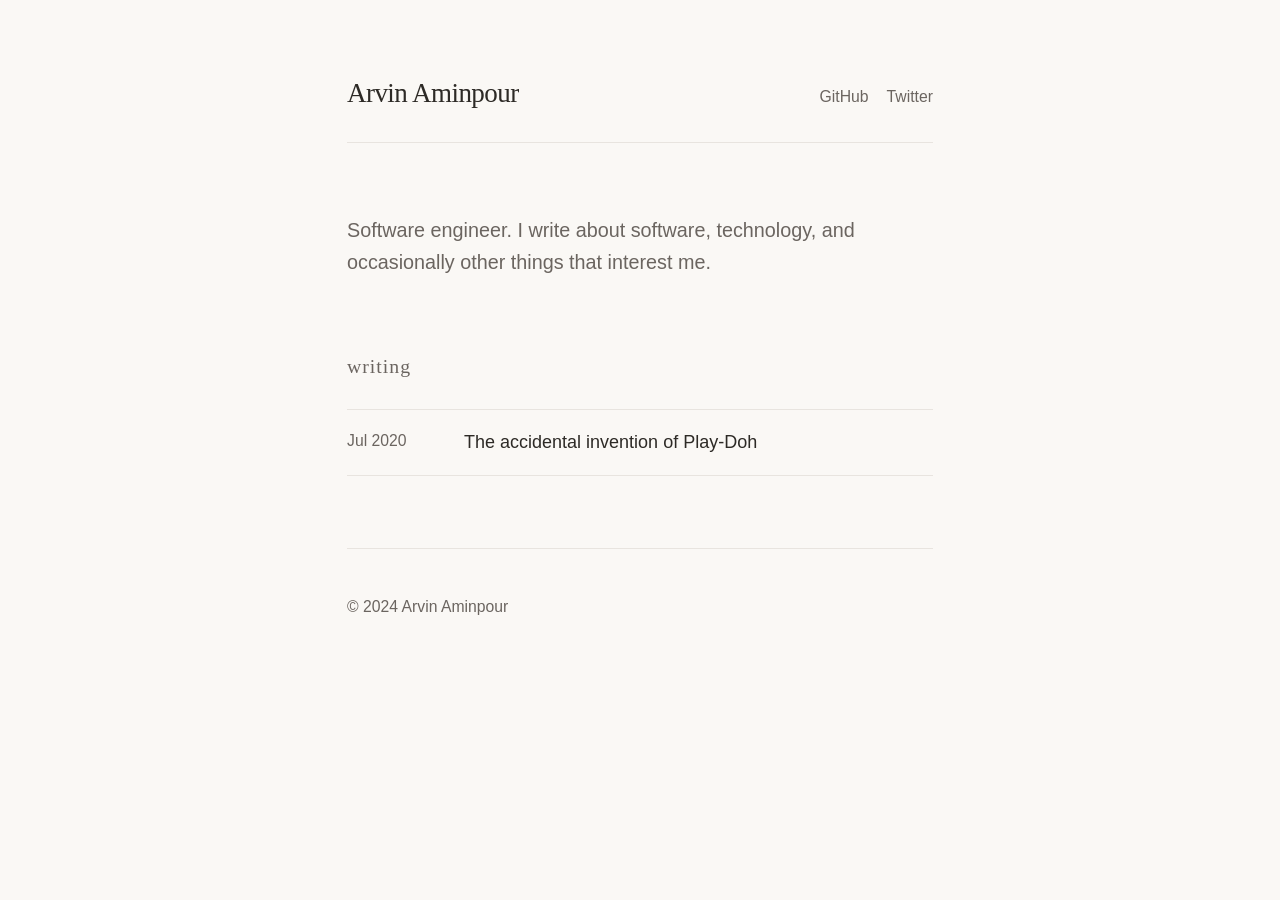
<file: index.html>
<!DOCTYPE html>
<html lang="en">
<head>
    <meta charset="UTF-8">
    <meta name="viewport" content="width=device-width, initial-scale=1.0">
    <meta name="description" content="Arvin Aminpour - Software Engineer. Writing about software, technology, and ideas.">
    <title>Arvin Aminpour</title>
    <link rel="stylesheet" href="style.css">
    <link rel="icon" href="data:image/svg+xml,<svg xmlns='http://www.w3.org/2000/svg' viewBox='0 0 100 100'><text y='.9em' font-size='90'>A</text></svg>">
</head>
<body>
    <div class="container">
        <header>
            <h1 class="site-title"><a href="/">Arvin Aminpour</a></h1>
            <nav class="social-links">
                <a href="https://github.com/arvin" target="_blank" rel="noopener">GitHub</a>
                <a href="https://twitter.com/arvin" target="_blank" rel="noopener">Twitter</a>
            </nav>
        </header>

        <main>
            <section class="about">
                <p>
                    Software engineer. I write about software, technology, and occasionally other things that interest me.
                </p>
            </section>

            <section class="posts">
                <h2>Writing</h2>
                <ul class="post-list">
                    <li class="post-item">
                        <time datetime="2020-07-12">Jul 2020</time>
                        <a href="/posts/accidental-invention-of-play-doh.html">The accidental invention of Play-Doh</a>
                    </li>
                </ul>
            </section>
        </main>

        <footer>
            <p>&copy; 2024 Arvin Aminpour</p>
        </footer>
    </div>
</body>
</html>
</file>
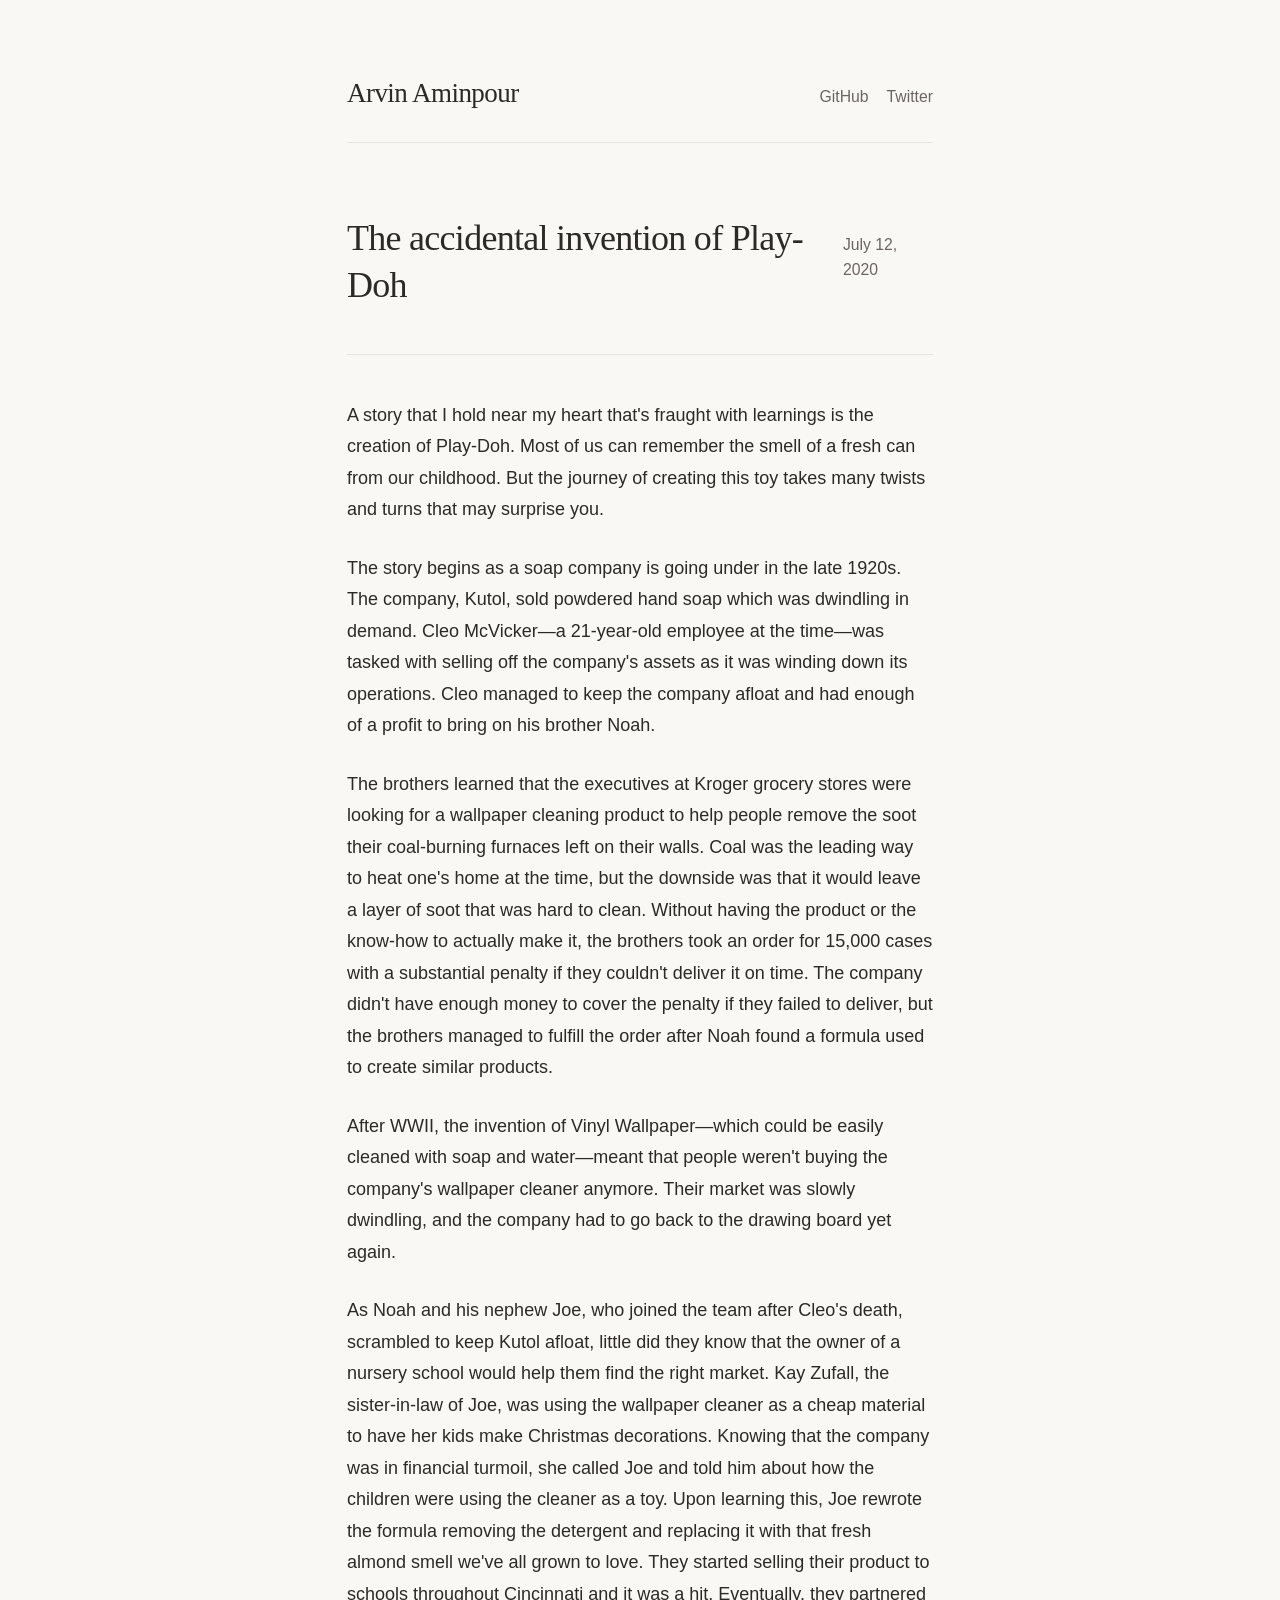
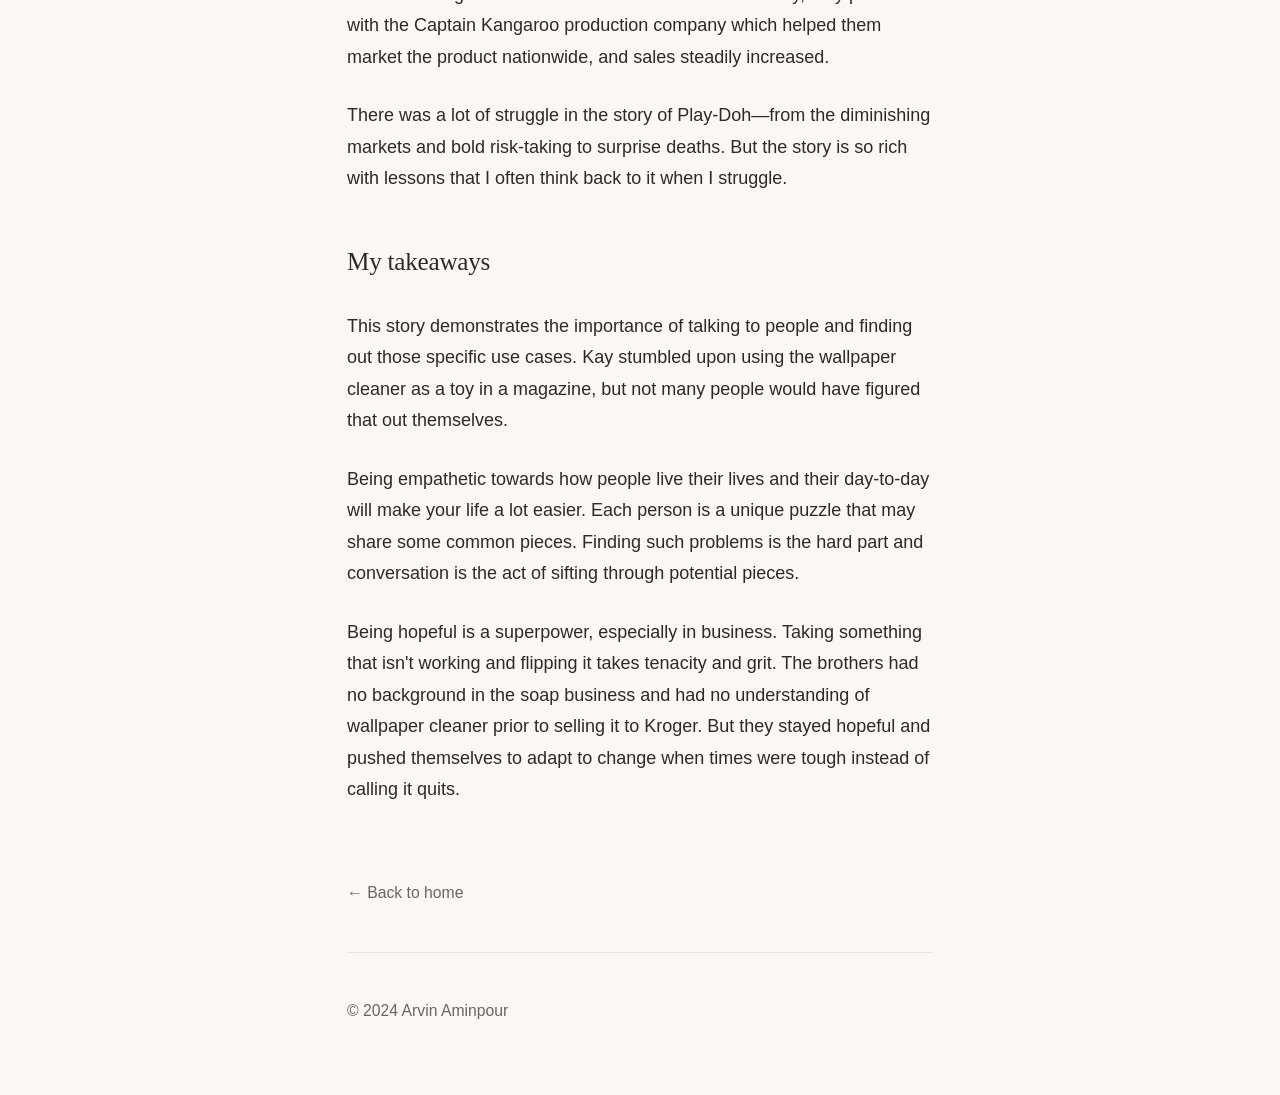
<file: posts/accidental-invention-of-play-doh.html>
<!DOCTYPE html>
<html lang="en">
<head>
    <meta charset="UTF-8">
    <meta name="viewport" content="width=device-width, initial-scale=1.0">
    <meta name="description" content="The accidental invention of Play-Doh - A story of adaptation, persistence, and finding unexpected markets.">
    <title>The accidental invention of Play-Doh - Arvin Aminpour</title>
    <link rel="stylesheet" href="../style.css">
    <link rel="stylesheet" href="../post.css">
    <link rel="icon" href="data:image/svg+xml,<svg xmlns='http://www.w3.org/2000/svg' viewBox='0 0 100 100'><text y='.9em' font-size='90'>A</text></svg>">
</head>
<body>
    <div class="container">
        <header>
            <h1 class="site-title"><a href="/">Arvin Aminpour</a></h1>
            <nav class="social-links">
                <a href="https://github.com/arvin" target="_blank" rel="noopener">GitHub</a>
                <a href="https://twitter.com/arvin" target="_blank" rel="noopener">Twitter</a>
            </nav>
        </header>

        <article class="post">
            <header class="post-header">
                <h1>The accidental invention of Play-Doh</h1>
                <time datetime="2020-07-12">July 12, 2020</time>
            </header>

            <div class="post-content">
                <p>
                    A story that I hold near my heart that's fraught with learnings is the creation of Play-Doh. Most of us can remember the smell of a fresh can from our childhood. But the journey of creating this toy takes many twists and turns that may surprise you.
                </p>

                <p>
                    The story begins as a soap company is going under in the late 1920s. The company, Kutol, sold powdered hand soap which was dwindling in demand. Cleo McVicker—a 21-year-old employee at the time—was tasked with selling off the company's assets as it was winding down its operations. Cleo managed to keep the company afloat and had enough of a profit to bring on his brother Noah.
                </p>

                <p>
                    The brothers learned that the executives at Kroger grocery stores were looking for a wallpaper cleaning product to help people remove the soot their coal-burning furnaces left on their walls. Coal was the leading way to heat one's home at the time, but the downside was that it would leave a layer of soot that was hard to clean. Without having the product or the know-how to actually make it, the brothers took an order for 15,000 cases with a substantial penalty if they couldn't deliver it on time. The company didn't have enough money to cover the penalty if they failed to deliver, but the brothers managed to fulfill the order after Noah found a formula used to create similar products.
                </p>

                <p>
                    After WWII, the invention of Vinyl Wallpaper—which could be easily cleaned with soap and water—meant that people weren't buying the company's wallpaper cleaner anymore. Their market was slowly dwindling, and the company had to go back to the drawing board yet again.
                </p>

                <p>
                    As Noah and his nephew Joe, who joined the team after Cleo's death, scrambled to keep Kutol afloat, little did they know that the owner of a nursery school would help them find the right market. Kay Zufall, the sister-in-law of Joe, was using the wallpaper cleaner as a cheap material to have her kids make Christmas decorations. Knowing that the company was in financial turmoil, she called Joe and told him about how the children were using the cleaner as a toy. Upon learning this, Joe rewrote the formula removing the detergent and replacing it with that fresh almond smell we've all grown to love. They started selling their product to schools throughout Cincinnati and it was a hit. Eventually, they partnered with the Captain Kangaroo production company which helped them market the product nationwide, and sales steadily increased.
                </p>

                <p>
                    There was a lot of struggle in the story of Play-Doh—from the diminishing markets and bold risk-taking to surprise deaths. But the story is so rich with lessons that I often think back to it when I struggle.
                </p>

                <h2>My takeaways</h2>

                <p>
                    This story demonstrates the importance of talking to people and finding out those specific use cases. Kay stumbled upon using the wallpaper cleaner as a toy in a magazine, but not many people would have figured that out themselves.
                </p>

                <p>
                    Being empathetic towards how people live their lives and their day-to-day will make your life a lot easier. Each person is a unique puzzle that may share some common pieces. Finding such problems is the hard part and conversation is the act of sifting through potential pieces.
                </p>

                <p>
                    Being hopeful is a superpower, especially in business. Taking something that isn't working and flipping it takes tenacity and grit. The brothers had no background in the soap business and had no understanding of wallpaper cleaner prior to selling it to Kroger. But they stayed hopeful and pushed themselves to adapt to change when times were tough instead of calling it quits.
                </p>
            </div>
        </article>

        <nav class="post-nav">
            <a href="/">&larr; Back to home</a>
        </nav>

        <footer>
            <p>&copy; 2024 Arvin Aminpour</p>
        </footer>
    </div>
</body>
</html>
</file>
<file: style.css>
/*
 * Arvin Aminpour - Personal Website
 * Warm neutral minimalist design
 */

:root {
    --color-bg: #faf8f5;
    --color-bg-alt: #f5f2ed;
    --color-text: #2d2a26;
    --color-text-muted: #6b6560;
    --color-accent: #9c6644;
    --color-accent-hover: #7d5236;
    --color-border: #e8e4df;

    --font-serif: Georgia, 'Times New Roman', serif;
    --font-sans: -apple-system, BlinkMacSystemFont, 'Segoe UI', Roboto, sans-serif;

    --max-width: 640px;
    --spacing-xs: 0.5rem;
    --spacing-sm: 1rem;
    --spacing-md: 1.5rem;
    --spacing-lg: 2.5rem;
    --spacing-xl: 4rem;
}

* {
    margin: 0;
    padding: 0;
    box-sizing: border-box;
}

html {
    font-size: 18px;
    -webkit-font-smoothing: antialiased;
    -moz-osx-font-smoothing: grayscale;
}

body {
    font-family: var(--font-sans);
    background-color: var(--color-bg);
    color: var(--color-text);
    line-height: 1.6;
    min-height: 100vh;
}

.container {
    max-width: var(--max-width);
    margin: 0 auto;
    padding: var(--spacing-xl) var(--spacing-md);
}

/* Header */
header {
    display: flex;
    justify-content: space-between;
    align-items: baseline;
    margin-bottom: var(--spacing-xl);
    padding-bottom: var(--spacing-md);
    border-bottom: 1px solid var(--color-border);
}

.site-title {
    font-family: var(--font-serif);
    font-size: 1.5rem;
    font-weight: 400;
    letter-spacing: -0.02em;
}

.site-title a {
    color: var(--color-text);
    text-decoration: none;
}

.site-title a:hover {
    color: var(--color-accent);
}

.social-links {
    display: flex;
    gap: var(--spacing-sm);
}

.social-links a {
    color: var(--color-text-muted);
    text-decoration: none;
    font-size: 0.875rem;
    transition: color 0.15s ease;
}

.social-links a:hover {
    color: var(--color-accent);
}

/* Main content */
main {
    margin-bottom: var(--spacing-xl);
}

/* About section */
.about {
    margin-bottom: var(--spacing-xl);
}

.about p {
    font-size: 1.1rem;
    color: var(--color-text-muted);
    max-width: 55ch;
}

/* Posts section */
.posts h2 {
    font-family: var(--font-serif);
    font-size: 1.1rem;
    font-weight: 400;
    color: var(--color-text-muted);
    margin-bottom: var(--spacing-md);
    text-transform: lowercase;
    letter-spacing: 0.05em;
}

.post-list {
    list-style: none;
}

.post-item {
    display: flex;
    gap: var(--spacing-md);
    padding: var(--spacing-sm) 0;
    border-bottom: 1px solid var(--color-border);
}

.post-item:first-child {
    border-top: 1px solid var(--color-border);
}

.post-item time {
    flex-shrink: 0;
    width: 5rem;
    font-size: 0.875rem;
    color: var(--color-text-muted);
    font-variant-numeric: tabular-nums;
}

.post-item a {
    color: var(--color-text);
    text-decoration: none;
    transition: color 0.15s ease;
}

.post-item a:hover {
    color: var(--color-accent);
}

/* Footer */
footer {
    padding-top: var(--spacing-lg);
    border-top: 1px solid var(--color-border);
}

footer p {
    font-size: 0.875rem;
    color: var(--color-text-muted);
}

/* Responsive adjustments */
@media (max-width: 600px) {
    html {
        font-size: 16px;
    }

    .container {
        padding: var(--spacing-lg) var(--spacing-sm);
    }

    header {
        flex-direction: column;
        gap: var(--spacing-sm);
        align-items: flex-start;
    }

    .post-item {
        flex-direction: column;
        gap: var(--spacing-xs);
    }

    .post-item time {
        width: auto;
    }
}

/* Link styles for body text */
main p a {
    color: var(--color-accent);
    text-decoration: underline;
    text-decoration-color: var(--color-border);
    text-underline-offset: 2px;
    transition: text-decoration-color 0.15s ease;
}

main p a:hover {
    text-decoration-color: var(--color-accent);
}

/* Selection styling */
::selection {
    background-color: var(--color-accent);
    color: var(--color-bg);
}
</file>
<file: post.css>
/*
 * Blog post styles
 */

/* Post article */
.post {
    margin-bottom: var(--spacing-xl);
}

.post-header {
    margin-bottom: var(--spacing-lg);
    padding-bottom: var(--spacing-md);
    border-bottom: 1px solid var(--color-border);
}

.post-header h1 {
    font-family: var(--font-serif);
    font-size: 2rem;
    font-weight: 400;
    line-height: 1.3;
    margin-bottom: var(--spacing-sm);
    letter-spacing: -0.02em;
}

.post-header time {
    font-size: 0.875rem;
    color: var(--color-text-muted);
}

/* Post content */
.post-content {
    font-size: 1rem;
    line-height: 1.75;
}

.post-content > * + * {
    margin-top: var(--spacing-md);
}

.post-content h2 {
    font-family: var(--font-serif);
    font-size: 1.4rem;
    font-weight: 400;
    margin-top: var(--spacing-lg);
    letter-spacing: -0.01em;
}

.post-content h3 {
    font-family: var(--font-serif);
    font-size: 1.15rem;
    font-weight: 400;
    margin-top: var(--spacing-lg);
}

.post-content a {
    color: var(--color-accent);
    text-decoration: underline;
    text-decoration-color: var(--color-border);
    text-underline-offset: 2px;
    transition: text-decoration-color 0.15s ease;
}

.post-content a:hover {
    text-decoration-color: var(--color-accent);
}

.post-content ul,
.post-content ol {
    padding-left: var(--spacing-md);
}

.post-content li {
    margin-bottom: var(--spacing-xs);
}

.post-content blockquote {
    border-left: 3px solid var(--color-border);
    padding-left: var(--spacing-md);
    color: var(--color-text-muted);
    font-style: italic;
}

.post-content pre {
    background-color: var(--color-bg-alt);
    border: 1px solid var(--color-border);
    border-radius: 4px;
    padding: var(--spacing-md);
    overflow-x: auto;
    font-size: 0.875rem;
    line-height: 1.5;
}

.post-content code {
    font-family: 'SF Mono', Consolas, 'Liberation Mono', Menlo, monospace;
    font-size: 0.9em;
}

.post-content p code {
    background-color: var(--color-bg-alt);
    padding: 0.15em 0.35em;
    border-radius: 3px;
}

.post-content img {
    max-width: 100%;
    height: auto;
    border-radius: 4px;
}

.post-content hr {
    border: none;
    border-top: 1px solid var(--color-border);
    margin: var(--spacing-lg) 0;
}

/* Post navigation */
.post-nav {
    margin-bottom: var(--spacing-lg);
}

.post-nav a {
    color: var(--color-text-muted);
    text-decoration: none;
    font-size: 0.875rem;
    transition: color 0.15s ease;
}

.post-nav a:hover {
    color: var(--color-accent);
}
</file>
